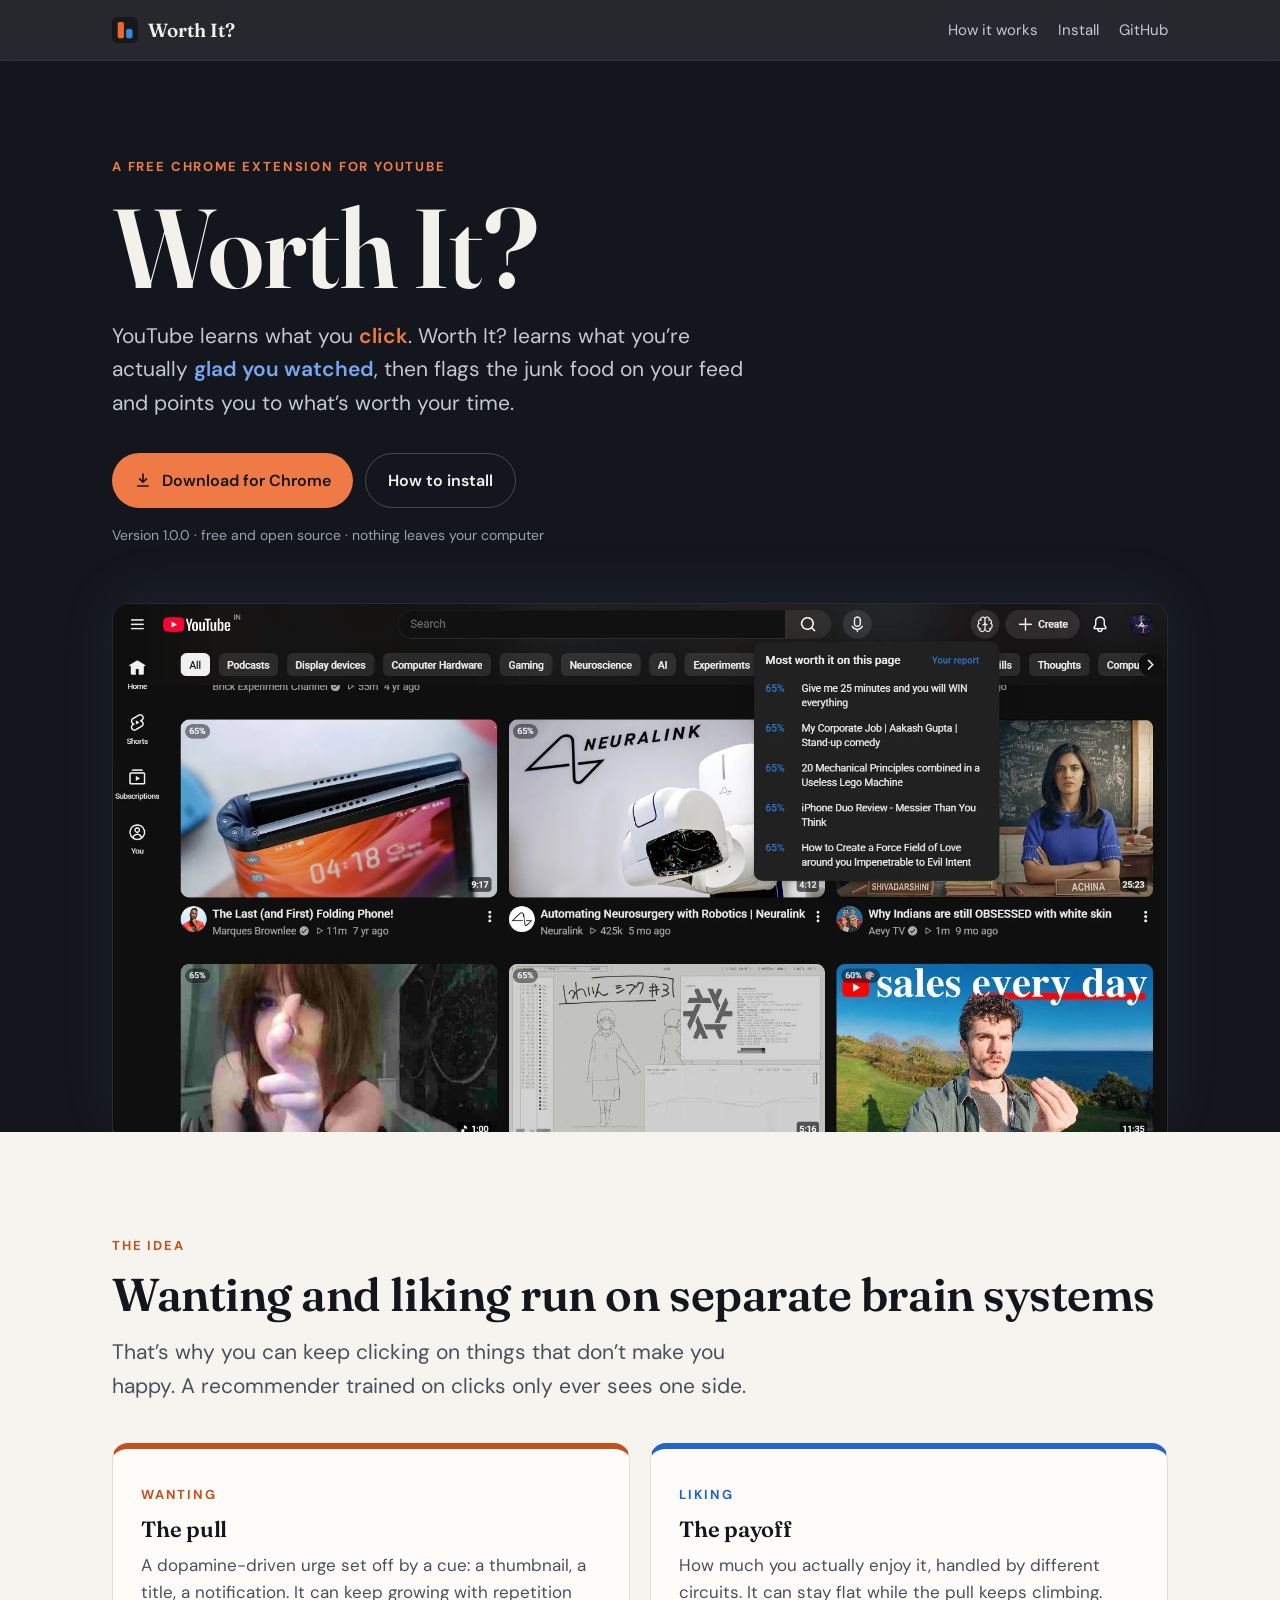
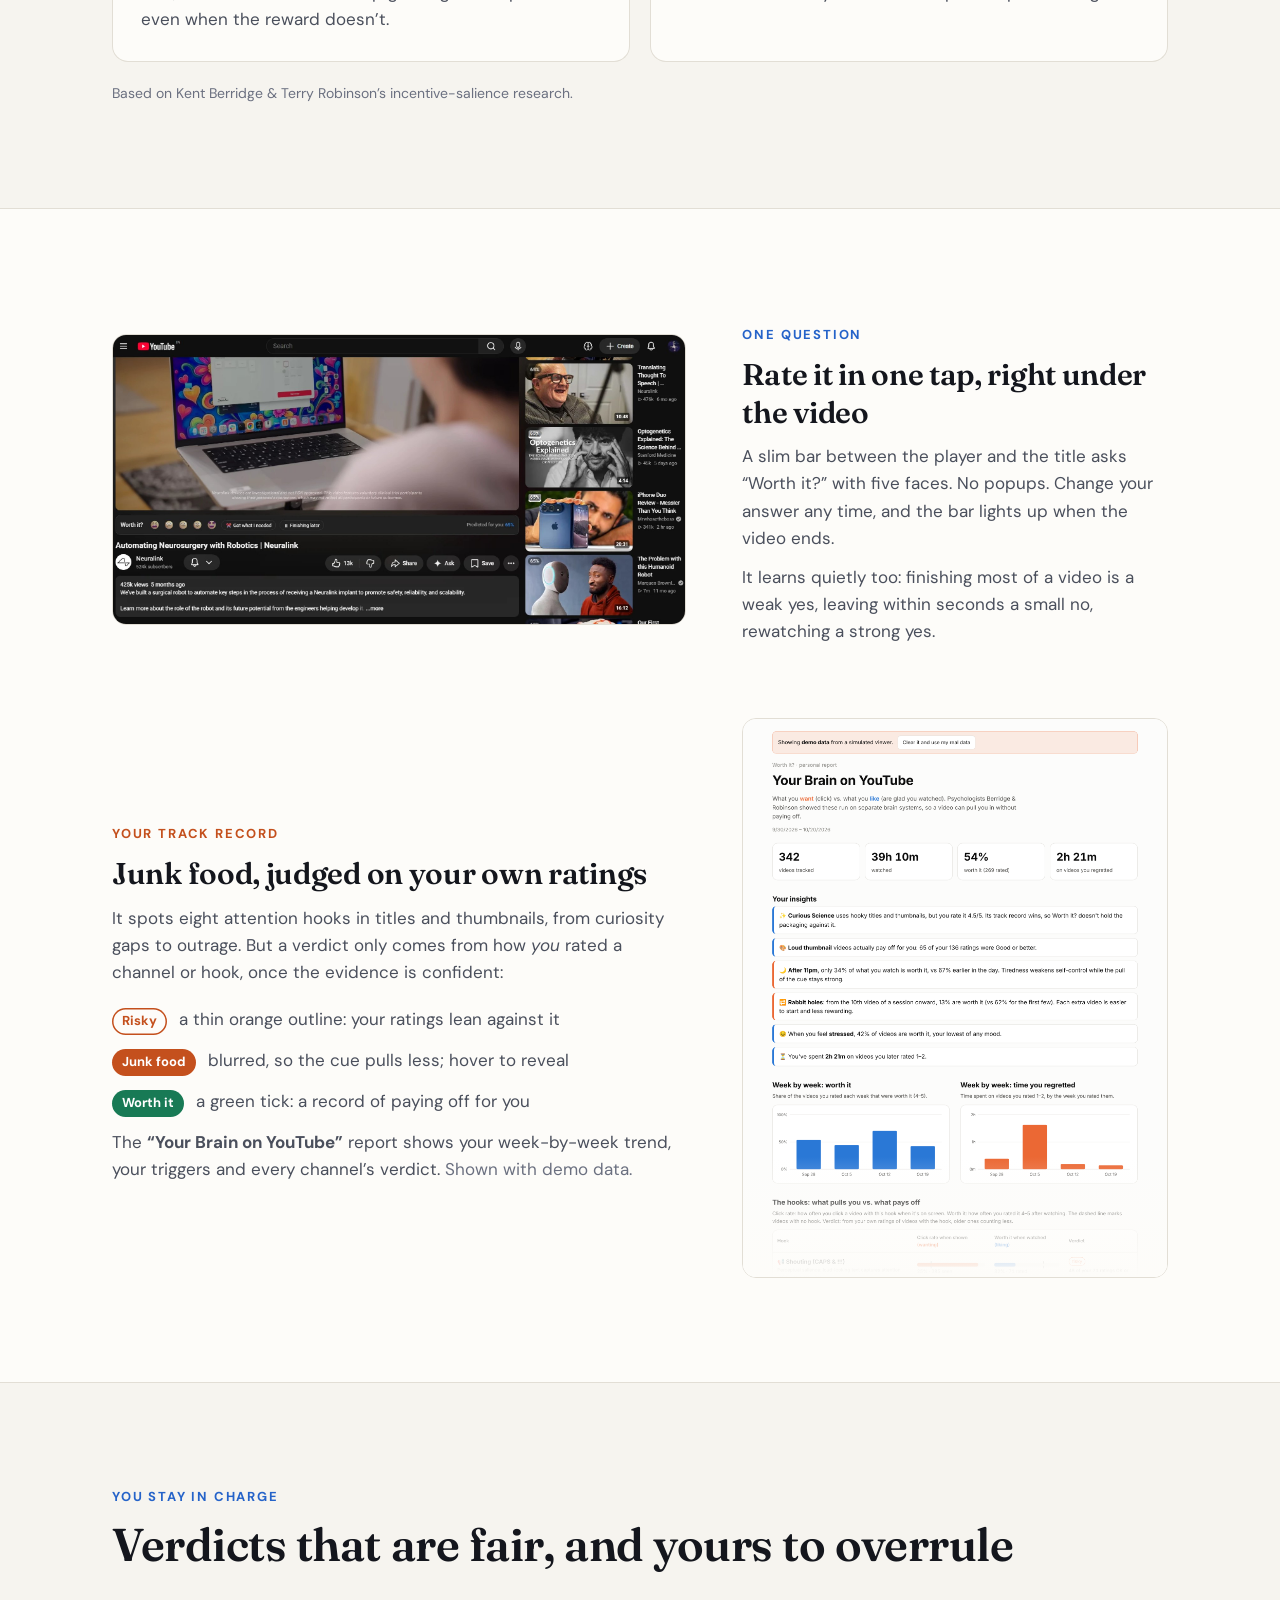
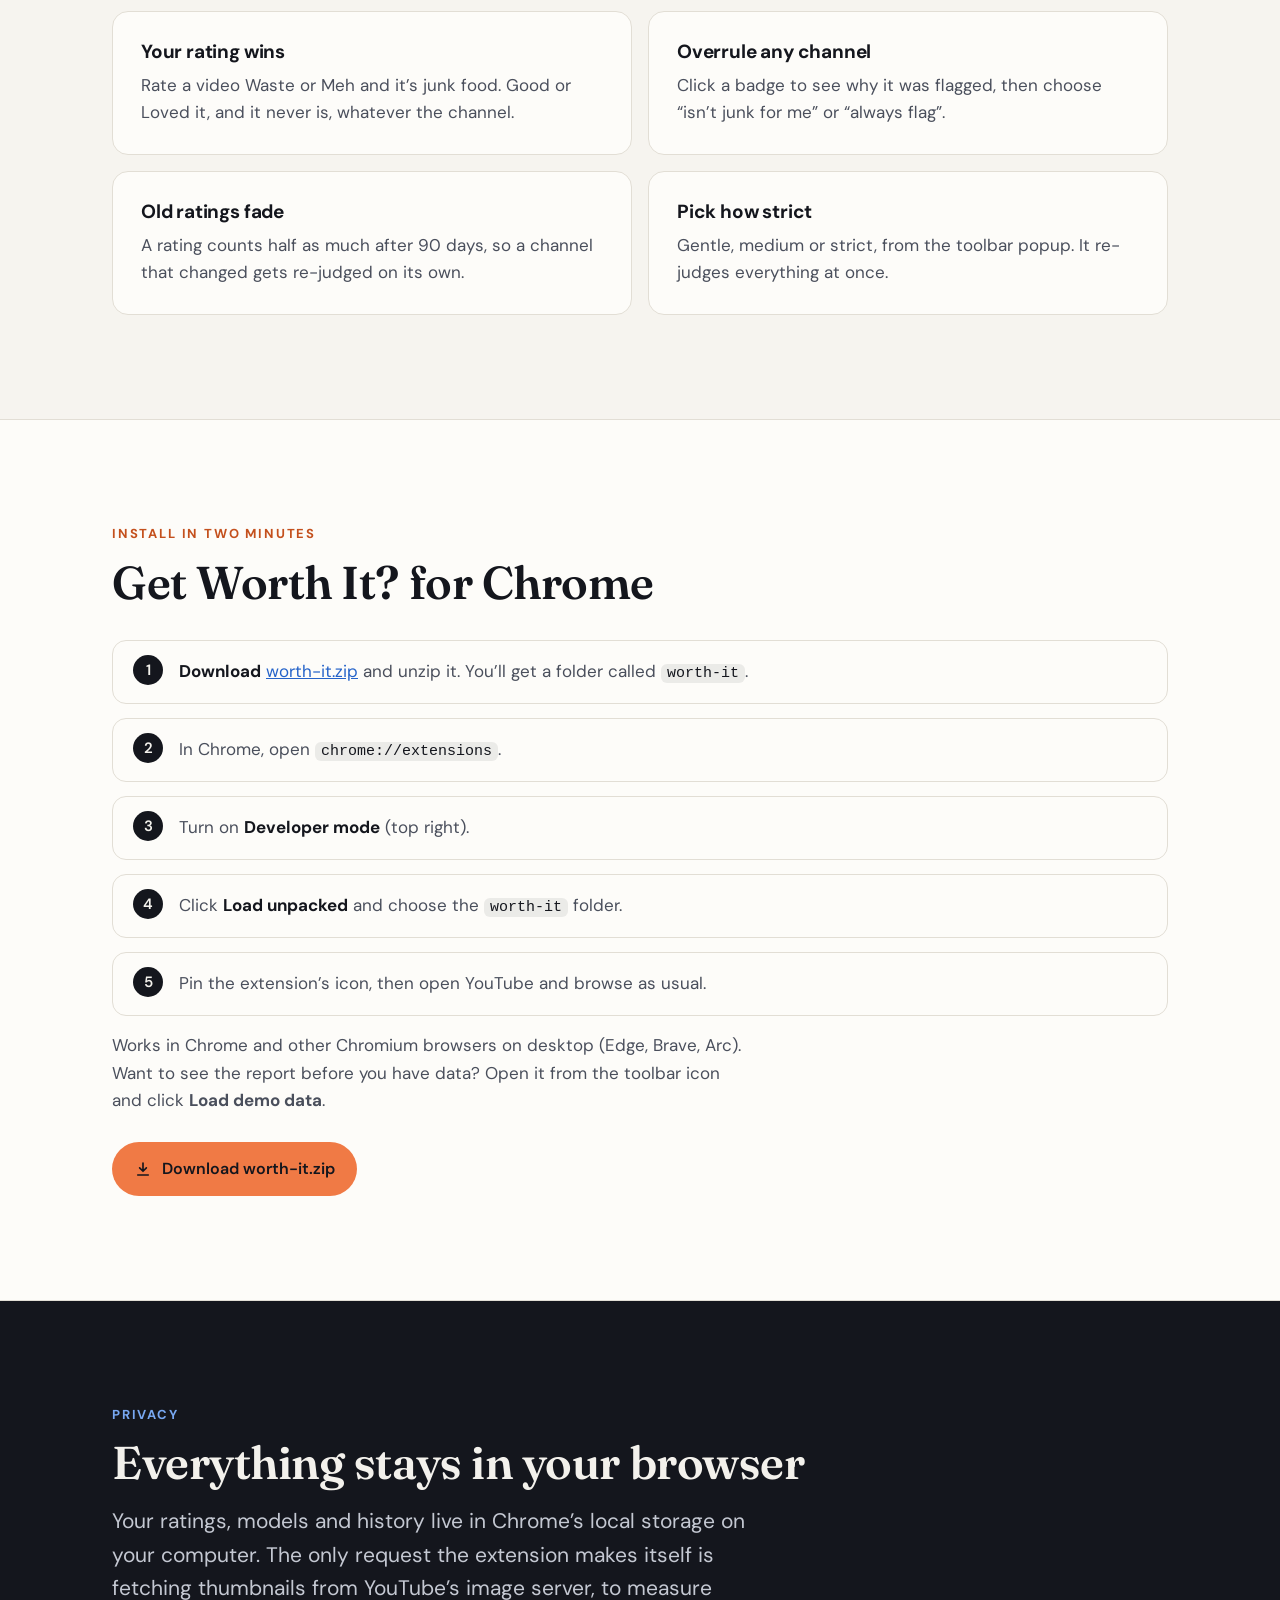
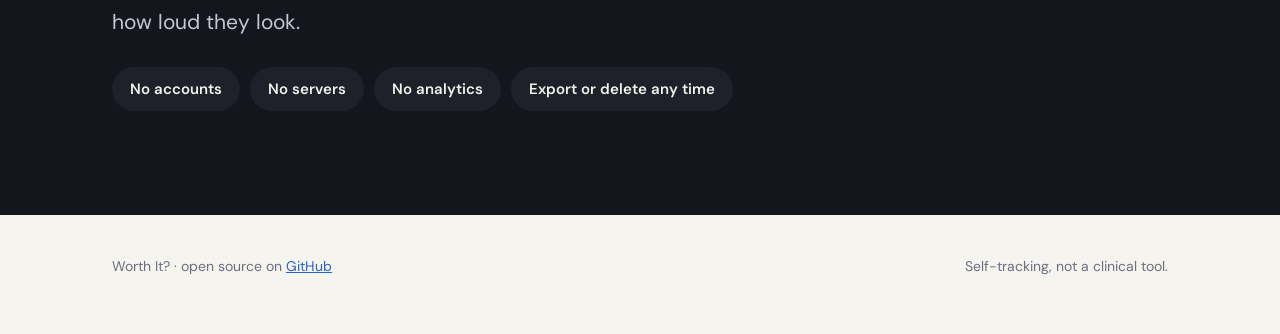
<file: docs/index.html>
<!doctype html>
<html lang="en">
<head>
  <meta charset="utf-8">
  <meta name="viewport" content="width=device-width, initial-scale=1">
  <title>Worth It? — wanting vs liking on YouTube</title>
  <meta name="description" content="A free Chrome extension that learns the difference between what you click on YouTube and what you’re actually glad you watched.">
  <meta property="og:title" content="Worth It? — wanting vs liking on YouTube">
  <meta property="og:description" content="A free Chrome extension that learns the difference between what you click on YouTube and what you’re actually glad you watched.">
  <meta property="og:image" content="feed.jpg">
  <link rel="icon" href="icon128.png">
  <link rel="preconnect" href="https://fonts.googleapis.com">
  <link rel="preconnect" href="https://fonts.gstatic.com" crossorigin>
  <link rel="stylesheet" href="https://fonts.googleapis.com/css2?family=Fraunces:wght@500..700&family=DM+Sans:wght@400..700&display=swap">
  <style>
    :root {
      --ink: #14161D; --ink-2: #1E212A; --paper: #F6F4EF; --card: #FDFCF9; --line: #E2DED5;
      --text: #14161D; --body: #4A4F5C; --muted: #6B7080;
      --want: #C4501D; --like: #2563C9; --good: #187A55;
      --want-bright: #F07A45; --like-bright: #78A8F2;
      --bg: var(--paper); --surface: var(--card);
    }
    @media (prefers-color-scheme: dark) {
      :root {
        --bg: #101217; --surface: #191C24; --line: #2A2E39;
        --text: #F3F1EC; --body: #C4C8D2; --muted: #9AA0AE;
        --want: #F07A45; --like: #78A8F2; --good: #4CC491;
      }
    }
    * { box-sizing: border-box; }
    html { scroll-behavior: smooth; }
    body { margin: 0; background: var(--bg); color: var(--text); font: 17px/1.6 "DM Sans", Arial, sans-serif; -webkit-font-smoothing: antialiased; }
    img { max-width: 100%; height: auto; display: block; }
    a { color: var(--like); }
    .wrap { max-width: 1120px; margin: 0 auto; padding: 0 16px; }
    @media (min-width: 720px) { .wrap { padding: 0 32px; } }
    h1, h2, h3 { font-family: Fraunces, Georgia, serif; font-weight: 600; letter-spacing: -0.01em; margin: 0; }
    h2 { font-size: clamp(30px, 4.4vw, 46px); line-height: 1.12; }
    h3 { font-size: 22px; line-height: 1.25; }
    p { margin: 0; }
    .eyebrow { font-size: 13px; font-weight: 700; letter-spacing: 0.14em; text-transform: uppercase; }
    section { padding: 72px 0; }
    @media (min-width: 720px) { section { padding: 104px 0; } }
    .lede { font-size: clamp(18px, 2vw, 21px); color: var(--body); max-width: 640px; margin-top: 16px; }

    /* Top bar */
    .top { position: sticky; top: 0; z-index: 10; background: rgba(20, 22, 29, 0.92); backdrop-filter: blur(8px); border-bottom: 1px solid rgba(255, 255, 255, 0.06); }
    .top .wrap { display: flex; align-items: center; justify-content: space-between; height: 60px; }
    .brand { display: flex; align-items: center; gap: 10px; color: #F3F1EC; text-decoration: none; font: 600 19px Fraunces, Georgia, serif; }
    .brand img { width: 26px; height: 26px; }
    .top nav { display: flex; gap: 20px; align-items: center; }
    .top nav a { color: #C4C8D2; text-decoration: none; font-size: 15px; }
    .top nav a:hover { color: #F3F1EC; }
    .top nav .hide-sm { display: none; }
    @media (min-width: 720px) { .top nav .hide-sm { display: inline; } }

    /* Hero */
    .hero { background: var(--ink); color: #F3F1EC; padding: 64px 0 0; overflow: hidden; }
    @media (min-width: 720px) { .hero { padding-top: 96px; } }
    .hero .eyebrow { color: var(--want-bright); }
    .hero h1 { font-size: clamp(56px, 10vw, 112px); line-height: 1; margin-top: 14px; }
    .hero .lede { color: #C4C8D2; }
    .hero .lede b { font-weight: 600; }
    .w { color: var(--want-bright); } .l { color: var(--like-bright); }
    .ctas { display: flex; flex-wrap: wrap; gap: 12px; margin-top: 32px; }
    .btn { display: inline-flex; align-items: center; gap: 10px; padding: 14px 22px; border-radius: 999px; font-weight: 600; font-size: 16px; text-decoration: none; transition: transform 0.12s ease, background 0.12s ease; }
    .btn:hover { transform: translateY(-1px); }
    .btn-main { background: var(--want-bright); color: #14161D; }
    .btn-main:hover { background: #F58B5B; }
    .btn-ghost { color: #F3F1EC; border: 1px solid rgba(255, 255, 255, 0.22); }
    .btn-ghost:hover { background: rgba(255, 255, 255, 0.06); }
    .btn svg { width: 18px; height: 18px; }
    .fine { margin-top: 16px; font-size: 14px; color: #9AA0AE; }
    .shot { margin-top: 56px; border-radius: 16px 16px 0 0; border: 1px solid rgba(255, 255, 255, 0.08); border-bottom: 0; box-shadow: 0 -10px 60px rgba(120, 168, 242, 0.08); }

    /* The idea */
    .duo { display: grid; gap: 20px; margin-top: 40px; }
    @media (min-width: 720px) { .duo { grid-template-columns: 1fr 1fr; } }
    .card { background: var(--surface); border: 1px solid var(--line); border-radius: 16px; padding: 28px; }
    .card.want { border-top: 6px solid var(--want); }
    .card.like { border-top: 6px solid var(--like); }
    .card .eyebrow { margin-bottom: 10px; }
    .card.want .eyebrow { color: var(--want); } .card.like .eyebrow { color: var(--like); }
    .card p { color: var(--body); margin-top: 8px; }
    .source { margin-top: 20px; font-size: 14px; color: var(--muted); }

    /* Features */
    .alt { background: var(--surface); border-top: 1px solid var(--line); border-bottom: 1px solid var(--line); }
    .feature { display: grid; gap: 32px; align-items: center; }
    .feature + .feature { margin-top: 72px; }
    @media (min-width: 900px) { .feature { grid-template-columns: 1.35fr 1fr; gap: 56px; } .feature.flip > :first-child { order: 2; } }
    .feature img { border-radius: 14px; border: 1px solid var(--line); background: #0F0F0F; }
    .feature h3 { font-size: clamp(24px, 3vw, 30px); }
    .feature p { color: var(--body); margin-top: 12px; }
    .levels { list-style: none; padding: 0; margin: 20px 0 0; display: grid; gap: 12px; }
    .levels li { display: flex; gap: 12px; align-items: baseline; color: var(--body); }
    .tag { flex: none; font-size: 13px; font-weight: 700; padding: 3px 10px; border-radius: 999px; }
    .tag.risky { color: var(--want); box-shadow: inset 0 0 0 1.5px var(--want); }
    .tag.junk { color: #fff; background: #C4501D; }
    .tag.good { color: #fff; background: #187A55; }
    .report-crop { max-height: 560px; overflow: hidden; border-radius: 14px; border: 1px solid var(--line); position: relative; }
    .report-crop img { border: 0; border-radius: 0; }
    .report-crop::after { content: ""; position: absolute; left: 0; right: 0; bottom: 0; height: 120px; background: linear-gradient(transparent, var(--surface)); }

    /* Rules grid */
    .grid4 { display: grid; gap: 16px; margin-top: 40px; }
    @media (min-width: 720px) { .grid4 { grid-template-columns: 1fr 1fr; } }
    .grid4 .card h3 { font-family: "DM Sans", Arial, sans-serif; font-weight: 700; font-size: 19px; }

    /* Install */
    .steps { counter-reset: s; list-style: none; padding: 0; margin: 32px 0 0; display: grid; gap: 14px; }
    .steps li { counter-increment: s; display: flex; gap: 16px; align-items: baseline; background: var(--surface); border: 1px solid var(--line); border-radius: 14px; padding: 16px 20px; color: var(--body); }
    .steps li::before { content: counter(s); flex: none; width: 30px; height: 30px; border-radius: 50%; display: inline-grid; place-items: center; background: var(--ink); color: #F3F1EC; font: 600 15px "DM Sans", sans-serif; transform: translateY(-2px); }
    .steps b { color: var(--text); }
    code { font: 15px ui-monospace, SFMono-Regular, Menlo, Consolas, monospace; background: rgba(127, 127, 127, 0.14); padding: 1px 6px; border-radius: 6px; color: var(--text); }
    .install-cta { margin-top: 28px; }
    .install-cta .btn-main { color: #14161D; }

    /* Privacy */
    .privacy { background: var(--ink); color: #F3F1EC; }
    .privacy .lede { color: #C4C8D2; }
    .pills { display: flex; flex-wrap: wrap; gap: 10px; margin-top: 28px; }
    .pills span { padding: 10px 18px; border-radius: 999px; background: var(--ink-2); font-weight: 600; font-size: 15px; }

    footer { padding: 40px 0 56px; color: var(--muted); font-size: 14px; }
    footer .wrap { display: flex; flex-wrap: wrap; gap: 12px 24px; justify-content: space-between; }
  </style>
</head>
<body>
  <header class="top">
    <div class="wrap">
      <a class="brand" href="#"><img src="icon128.png" alt="">Worth It?</a>
      <nav>
        <a class="hide-sm" href="#how">How it works</a>
        <a class="hide-sm" href="#install">Install</a>
        <a href="https://github.com/PrathamAgarwal1/Worth-it">GitHub</a>
      </nav>
    </div>
  </header>

  <main>
    <section class="hero">
      <div class="wrap">
        <p class="eyebrow">A free Chrome extension for YouTube</p>
        <h1>Worth It?</h1>
        <p class="lede">YouTube learns what you <b class="w">click</b>. Worth It? learns what you’re actually <b class="l">glad you watched</b>, then flags the junk food on your feed and points you to what’s worth your time.</p>
        <div class="ctas">
          <a class="btn btn-main" href="worth-it.zip">
            <svg viewBox="0 0 24 24" fill="none" stroke="currentColor" stroke-width="2.2" stroke-linecap="round" stroke-linejoin="round" aria-hidden="true"><path d="M12 4v11m0 0-4.5-4.5M12 15l4.5-4.5M5 20h14"/></svg>
            Download for Chrome
          </a>
          <a class="btn btn-ghost" href="#install">How to install</a>
        </div>
        <p class="fine">Version 1.0.0 · free and open source · nothing leaves your computer</p>
        <img class="shot" src="feed.jpg" alt="The YouTube home feed with Worth It? installed: a worth-it percentage on every thumbnail, and the brain menu in YouTube’s top bar listing the most worth-it videos on the page" width="1824" height="914">
      </div>
    </section>

    <section id="idea">
      <div class="wrap">
        <p class="eyebrow" style="color: var(--want)">The idea</p>
        <h2 style="margin-top: 12px">Wanting and liking run on separate brain systems</h2>
        <p class="lede">That’s why you can keep clicking on things that don’t make you happy. A recommender trained on clicks only ever sees one side.</p>
        <div class="duo">
          <div class="card want">
            <p class="eyebrow">Wanting</p>
            <h3>The pull</h3>
            <p>A dopamine-driven urge set off by a cue: a thumbnail, a title, a notification. It can keep growing with repetition even when the reward doesn’t.</p>
          </div>
          <div class="card like">
            <p class="eyebrow">Liking</p>
            <h3>The payoff</h3>
            <p>How much you actually enjoy it, handled by different circuits. It can stay flat while the pull keeps climbing.</p>
          </div>
        </div>
        <p class="source">Based on Kent Berridge &amp; Terry Robinson’s incentive-salience research.</p>
      </div>
    </section>

    <section id="how" class="alt">
      <div class="wrap">
        <div class="feature">
          <img src="watch.jpg" alt="A YouTube watch page with the slim Worth it? bar between the player and the title: five rating faces, Got what I needed, Finishing later, and the predicted worth-it percentage" width="1806" height="909" loading="lazy">
          <div>
            <p class="eyebrow" style="color: var(--like)">One question</p>
            <h3 style="margin-top: 10px">Rate it in one tap, right under the video</h3>
            <p>A slim bar between the player and the title asks “Worth it?” with five faces. No popups. Change your answer any time, and the bar lights up when the video ends.</p>
            <p>It learns quietly too: finishing most of a video is a weak yes, leaving within seconds a small no, rewatching a strong yes.</p>
          </div>
        </div>

        <div class="feature flip">
          <div class="report-crop"><img src="report.png" alt="The Your Brain on YouTube report: week-by-week worth-it percentage, time spent on regretted videos, and how each hook pulls you versus pays off" width="1650" height="3075" loading="lazy"></div>
          <div>
            <p class="eyebrow" style="color: var(--want)">Your track record</p>
            <h3 style="margin-top: 10px">Junk food, judged on your own ratings</h3>
            <p>It spots eight attention hooks in titles and thumbnails, from curiosity gaps to outrage. But a verdict only comes from how <i>you</i> rated a channel or hook, once the evidence is confident:</p>
            <ul class="levels">
              <li><span class="tag risky">Risky</span> a thin orange outline: your ratings lean against it</li>
              <li><span class="tag junk">Junk food</span> blurred, so the cue pulls less; hover to reveal</li>
              <li><span class="tag good">Worth it</span> a green tick: a record of paying off for you</li>
            </ul>
            <p>The <b>“Your Brain on YouTube”</b> report shows your week-by-week trend, your triggers and every channel’s verdict. <span style="color: var(--muted)">Shown with demo data.</span></p>
          </div>
        </div>
      </div>
    </section>

    <section id="fair">
      <div class="wrap">
        <p class="eyebrow" style="color: var(--like)">You stay in charge</p>
        <h2 style="margin-top: 12px">Verdicts that are fair, and yours to overrule</h2>
        <div class="grid4">
          <div class="card"><h3>Your rating wins</h3><p>Rate a video Waste or Meh and it’s junk food. Good or Loved it, and it never is, whatever the channel.</p></div>
          <div class="card"><h3>Overrule any channel</h3><p>Click a badge to see why it was flagged, then choose “isn’t junk for me” or “always flag”.</p></div>
          <div class="card"><h3>Old ratings fade</h3><p>A rating counts half as much after 90 days, so a channel that changed gets re-judged on its own.</p></div>
          <div class="card"><h3>Pick how strict</h3><p>Gentle, medium or strict, from the toolbar popup. It re-judges everything at once.</p></div>
        </div>
      </div>
    </section>

    <section id="install" class="alt">
      <div class="wrap">
        <p class="eyebrow" style="color: var(--want)">Install in two minutes</p>
        <h2 style="margin-top: 12px">Get Worth It? for Chrome</h2>
        <ol class="steps">
          <li><span><b>Download</b> <a href="worth-it.zip">worth-it.zip</a> and unzip it. You’ll get a folder called <code>worth-it</code>.</span></li>
          <li><span>In Chrome, open <code>chrome://extensions</code>.</span></li>
          <li><span>Turn on <b>Developer mode</b> (top right).</span></li>
          <li><span>Click <b>Load unpacked</b> and choose the <code>worth-it</code> folder.</span></li>
          <li><span>Pin the extension’s icon, then open YouTube and browse as usual.</span></li>
        </ol>
        <p class="lede" style="font-size: 17px">Works in Chrome and other Chromium browsers on desktop (Edge, Brave, Arc). Want to see the report before you have data? Open it from the toolbar icon and click <b>Load demo data</b>.</p>
        <div class="install-cta">
          <a class="btn btn-main" href="worth-it.zip">
            <svg viewBox="0 0 24 24" fill="none" stroke="currentColor" stroke-width="2.2" stroke-linecap="round" stroke-linejoin="round" aria-hidden="true"><path d="M12 4v11m0 0-4.5-4.5M12 15l4.5-4.5M5 20h14"/></svg>
            Download worth-it.zip
          </a>
        </div>
      </div>
    </section>

    <section class="privacy">
      <div class="wrap">
        <p class="eyebrow" style="color: var(--like-bright)">Privacy</p>
        <h2 style="margin-top: 12px">Everything stays in your browser</h2>
        <p class="lede">Your ratings, models and history live in Chrome’s local storage on your computer. The only request the extension makes itself is fetching thumbnails from YouTube’s image server, to measure how loud they look.</p>
        <div class="pills"><span>No accounts</span><span>No servers</span><span>No analytics</span><span>Export or delete any time</span></div>
      </div>
    </section>
  </main>

  <footer>
    <div class="wrap">
      <span>Worth It? · open source on <a href="https://github.com/PrathamAgarwal1/Worth-it">GitHub</a></span>
      <span>Self-tracking, not a clinical tool.</span>
    </div>
  </footer>
</body>
</html>
</file>
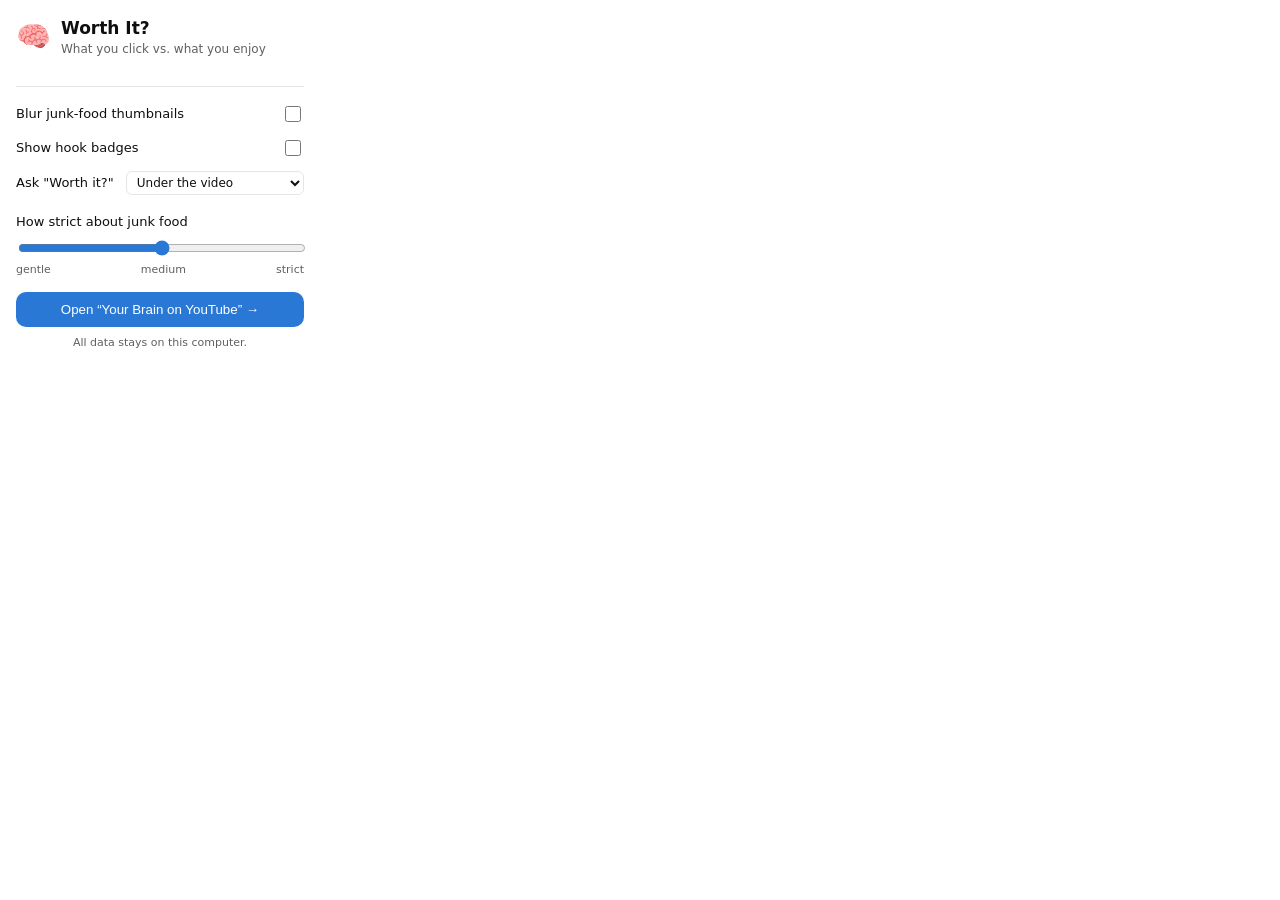
<file: popup/popup.html>
<!doctype html>
<html lang="en">
<head>
  <meta charset="utf-8">
  <title>Worth It?</title>
  <link rel="stylesheet" href="popup.css">
</head>
<body>
  <header>
    <div class="logo">🧠</div>
    <div>
      <h1>Worth It?</h1>
      <p>What you click vs. what you enjoy</p>
    </div>
  </header>

  <section class="today" id="today"></section>

  <section class="controls">
    <label class="row"><span>Blur junk-food thumbnails</span><input type="checkbox" id="blur"></label>
    <label class="row"><span>Show hook badges</span><input type="checkbox" id="badges"></label>
    <label class="row"><span class="nowrap">Ask "Worth it?"</span>
      <select id="askMode">
        <option value="bar">Under the video</option>
        <option value="often">Under the video + popup every time</option>
        <option value="sometimes">Under the video + popup sometimes</option>
        <option value="never">Never</option>
      </select>
    </label>
    <div class="slider">
      <div class="row"><span>How strict about junk food</span><b id="strictVal"></b></div>
      <input type="range" id="strictness" min="0" max="2" step="1" aria-describedby="strictWhat">
      <div class="ends"><span>gentle</span><span>medium</span><span>strict</span></div>
      <p class="what" id="strictWhat"></p>
    </div>
  </section>

  <button id="report" class="primary">Open “Your Brain on YouTube” →</button>
  <p class="privacy">All data stays on this computer.</p>

  <script src="popup.js"></script>
</body>
</html>
</file>
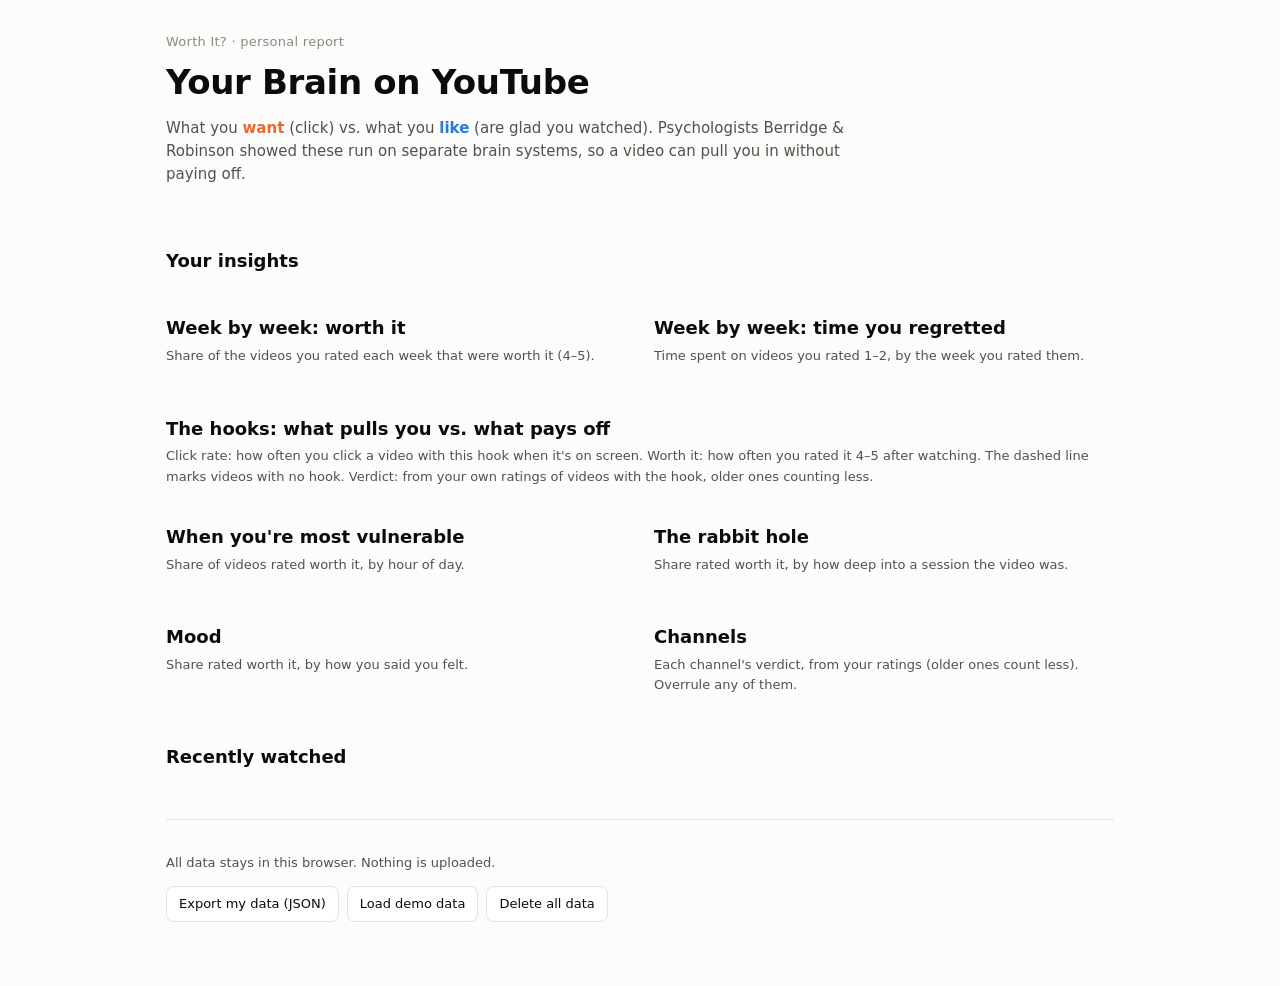
<file: report/report.html>
<!doctype html>
<html lang="en">
<head>
  <meta charset="utf-8">
  <meta name="viewport" content="width=device-width, initial-scale=1">
  <title>Your Brain on YouTube</title>
  <link rel="stylesheet" href="report.css">
</head>
<body>
  <main>
    <div id="demoBanner" class="banner" hidden>Showing <b>demo data</b> from a simulated viewer. <button data-action="reset">Clear it and use my real data</button></div>

    <header>
      <p class="eyebrow">Worth It? · personal report</p>
      <h1>Your Brain on YouTube</h1>
      <p class="lede">What you <span class="want">want</span> (click) vs. what you <span class="like">like</span> (are glad you watched).
        Psychologists Berridge &amp; Robinson showed these run on separate brain systems, so a video can pull you in without paying off.</p>
      <p class="range" id="range"></p>
    </header>

    <section class="tiles" id="tiles"></section>

    <section>
      <h2>Your insights</h2>
      <ul class="insights" id="insights"></ul>
    </section>

    <section class="grid2">
      <div>
        <h2>Week by week: worth it</h2>
        <p class="sub">Share of the videos you rated each week that were worth it (4–5).</p>
        <div id="trendWorth"></div>
      </div>
      <div>
        <h2>Week by week: time you regretted</h2>
        <p class="sub">Time spent on videos you rated 1–2, by the week you rated them.</p>
        <div id="trendRegret"></div>
      </div>
    </section>

    <section>
      <h2>The hooks: what pulls you vs. what pays off</h2>
      <p class="sub">Click rate: how often you click a video with this hook when it's on screen. Worth it: how often you rated it 4–5 after watching. The dashed line marks videos with no hook. Verdict: from your own ratings of videos with the hook, older ones counting less.</p>
      <div id="hooks"></div>
    </section>

    <section class="grid2">
      <div>
        <h2>When you're most vulnerable</h2>
        <p class="sub">Share of videos rated worth it, by hour of day.</p>
        <div id="byHour"></div>
      </div>
      <div>
        <h2>The rabbit hole</h2>
        <p class="sub">Share rated worth it, by how deep into a session the video was.</p>
        <div id="byDepth"></div>
      </div>
    </section>

    <section class="grid2">
      <div>
        <h2>Mood</h2>
        <p class="sub">Share rated worth it, by how you said you felt.</p>
        <div id="byMood"></div>
      </div>
      <div>
        <h2>Channels</h2>
        <p class="sub">Each channel's verdict, from your ratings (older ones count less). Overrule any of them.</p>
        <div id="channels"></div>
      </div>
    </section>

    <section>
      <h2>Recently watched</h2>
      <div id="recent"></div>
    </section>

    <footer>
      <p>All data stays in this browser. Nothing is uploaded.</p>
      <div class="actions">
        <button data-action="export">Export my data (JSON)</button>
        <button data-action="demo">Load demo data</button>
        <button data-action="reset" class="danger">Delete all data</button>
      </div>
    </footer>
  </main>
  <script src="../src/hooks.js"></script>
  <script src="../src/model.js"></script>
  <script src="report.js"></script>
</body>
</html>
</file>
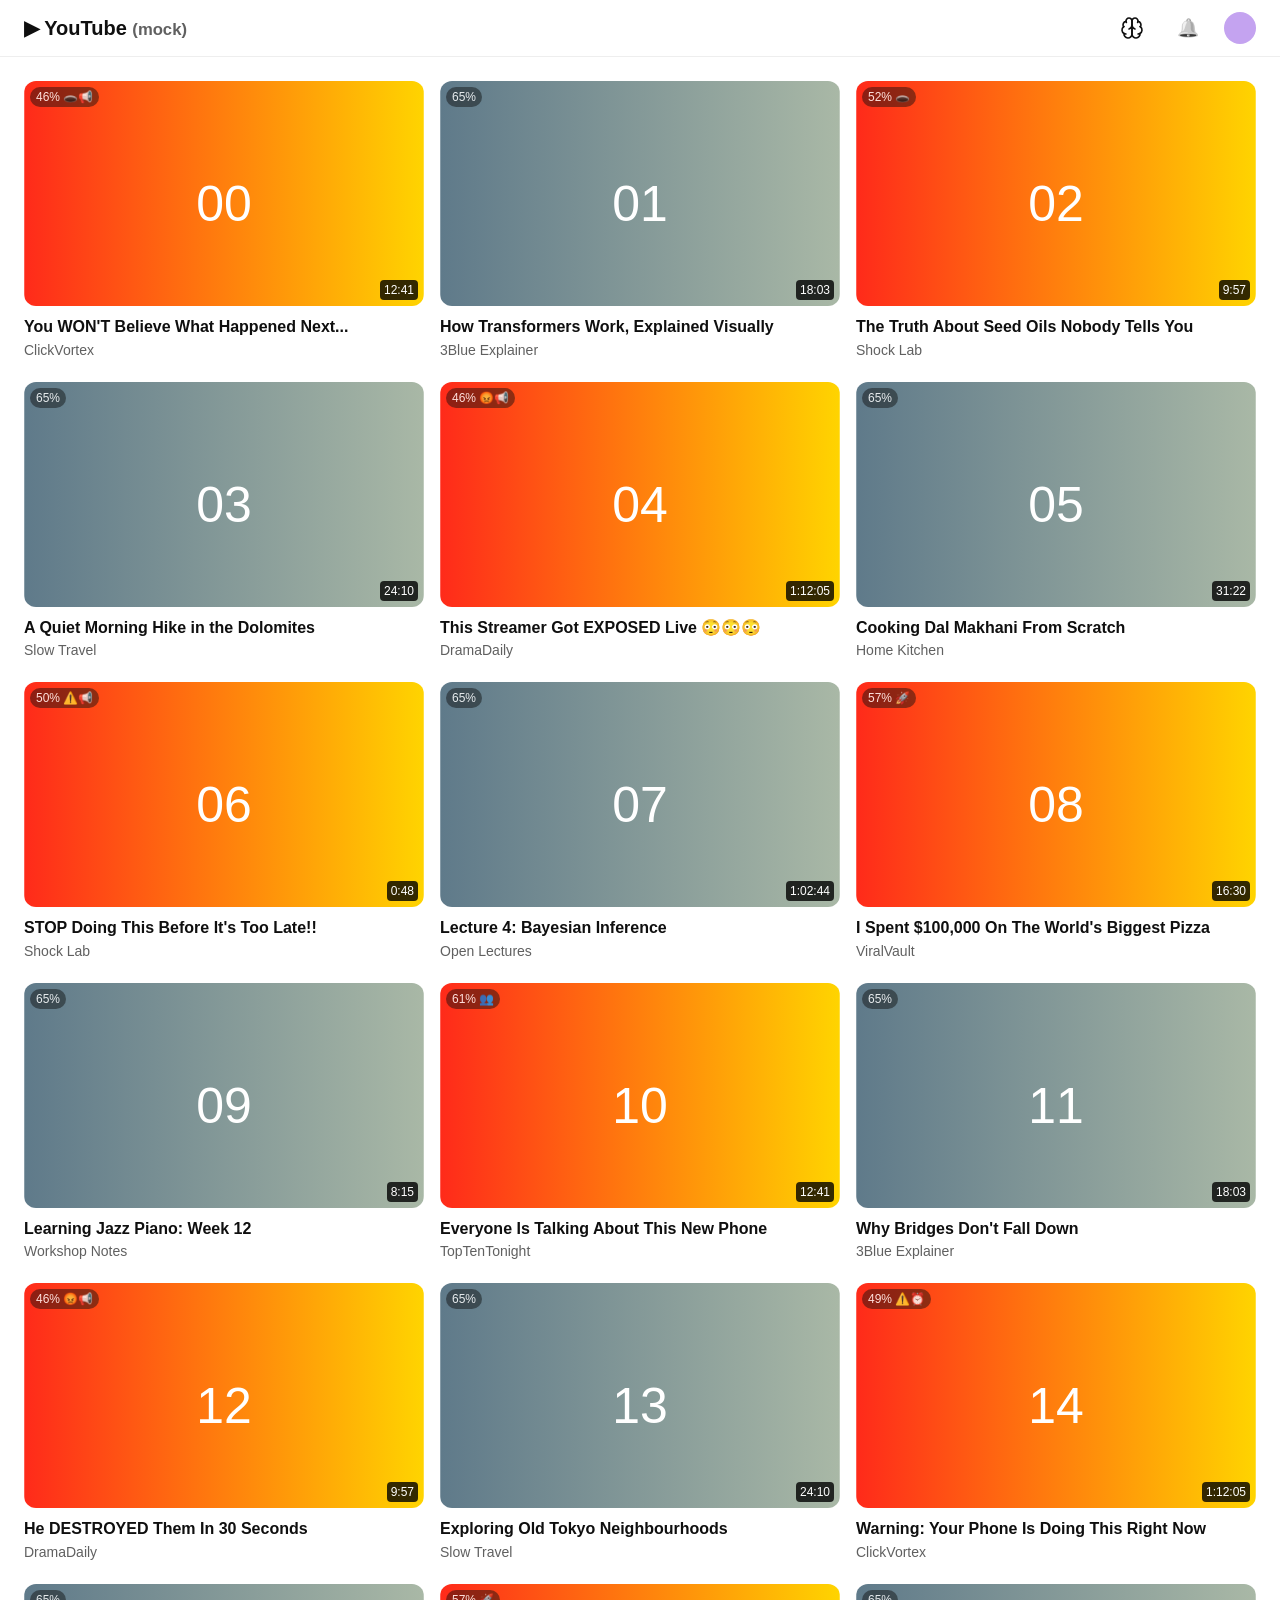
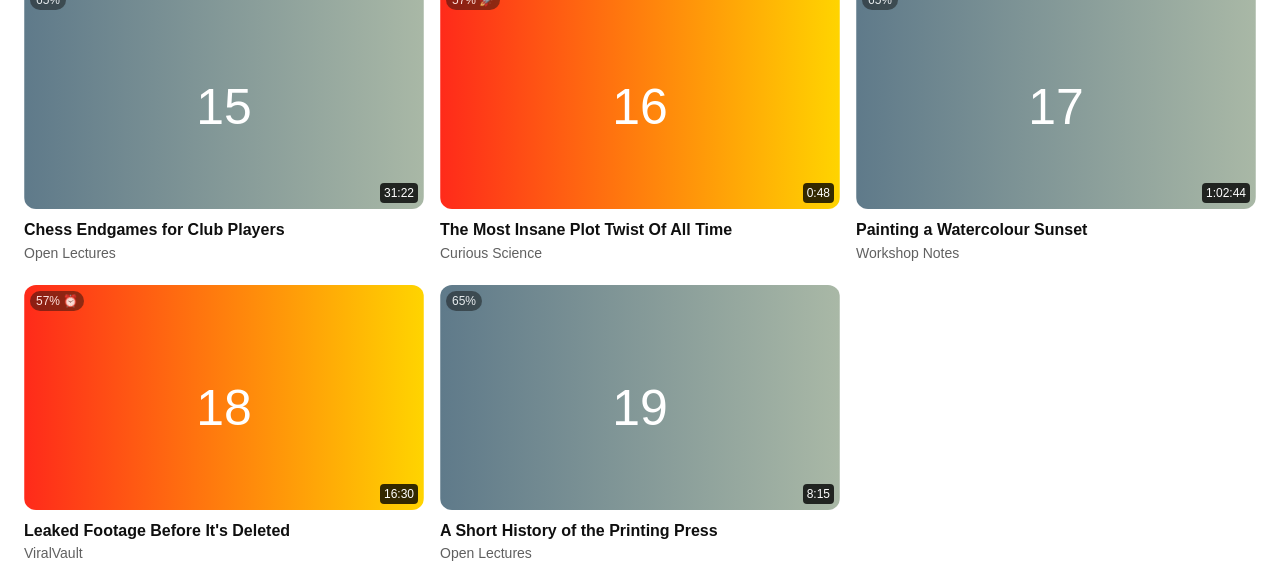
<file: test/mock-youtube.html>
<!doctype html>
<html lang="en">
<head>
  <meta charset="utf-8">
  <title>YouTube (mock)</title>
  <!-- Test page: mimics YouTube's DOM (element names, ids, SPA navigation events) so the real
       content script can be exercised end to end. See test/serve.py. -->
  <link rel="stylesheet" href="/src/content.css">
  <style>
    body { margin: 0; font-family: Roboto, Arial, sans-serif; background: #fff; color: #0f0f0f; }
    ytd-masthead { display: block; position: sticky; top: 0; z-index: 2020; background: #fff; }
    .top { display: flex; align-items: center; gap: 16px; height: 56px; padding: 0 24px; border-bottom: 1px solid #eee; }
    #end { margin-left: auto; }
    #buttons { display: flex; align-items: center; gap: 8px; }
    .mock-icon { width: 40px; height: 40px; border: 0; border-radius: 50%; background: none; font-size: 18px; filter: grayscale(1); }
    .mock-avatar { width: 32px; height: 32px; margin-left: 8px; border-radius: 50%; background: #c4a3f0; }
    html[dark] ytd-masthead { background: #0f0f0f; }
    .top a { color: inherit; text-decoration: none; font-weight: 700; font-size: 20px; }
    .top small { color: #606060; }
    #contents { display: grid; grid-template-columns: repeat(auto-fill, minmax(300px, 1fr)); gap: 24px 16px; padding: 24px; }
    ytd-rich-item-renderer, ytd-compact-video-renderer { display: block; }
    ytd-thumbnail { display: block; border-radius: 12px; overflow: hidden; aspect-ratio: 16 / 9; }
    ytd-thumbnail { position: relative; }
    ytd-thumbnail img { width: 100%; height: 100%; display: block; object-fit: cover; }
    ytd-thumbnail-overlay-time-status-renderer { position: absolute; right: 6px; bottom: 6px; padding: 1px 4px; border-radius: 4px;
      background: rgba(0, 0, 0, 0.8); color: #fff; font: 500 12px/18px Roboto, Arial, sans-serif; }
    #details h3 { font-size: 16px; margin: 10px 0 4px; line-height: 1.35; }
    #details a { color: inherit; text-decoration: none; }
    .ch, .ch a { color: #606060; font-size: 14px; text-decoration: none; }
    .watch { display: grid; grid-template-columns: minmax(0, 1fr) 380px; gap: 24px; padding: 24px; }
    #movie_player { aspect-ratio: 16 / 9; background: #000; border-radius: 12px; display: grid; place-items: center; color: #fff; }
    #movie_player video { width: 0; height: 0; }
    ytd-watch-metadata h1 { font-size: 20px; margin: 12px 0 4px; }
    #related ytd-compact-video-renderer { display: grid; grid-template-columns: 168px 1fr; gap: 8px; margin-bottom: 12px; }
    #related #details h3 { font-size: 14px; margin: 0 0 4px; }
    ytd-watch-flexy.mini { position: fixed; right: 16px; bottom: 16px; width: 320px; z-index: 10; }
    ytd-watch-flexy.mini .watch { display: block; padding: 0; }
    ytd-watch-flexy.mini #related, ytd-watch-flexy.mini #below { display: none; }
  </style>
</head>
<body>
  <!-- Like real YouTube: a hidden hover-preview player that reuses the main player's classes and
       sits *before* the watch page in the DOM. A naive "first video.html5-main-video" grabs this one. -->
  <div id="inline-preview-player" class="html5-video-player" hidden><video class="video-stream html5-main-video"></video></div>
  <ytd-masthead id="masthead"><div id="container" class="top"><a href="/">▶ YouTube <small>(mock)</small></a><span id="clock"></span>
    <div id="end"><div id="buttons"><button class="mock-icon" title="Notifications">🔔</button><span class="mock-avatar"></span></div></div></div></ytd-masthead>
  <div id="app"></div>

  <script src="/test/chrome-stub.js"></script>
  <!-- background side (in a real install this lives in the service worker) -->
  <script src="/src/hooks.js"></script>
  <script src="/src/model.js"></script>
  <script src="/src/demo.js"></script>
  <script src="/src/store.js"></script>
  <script>
    const VIDEOS = [
      ["You WON'T Believe What Happened Next...", "ClickVortex", 1], ["How Transformers Work, Explained Visually", "3Blue Explainer", 0],
      ["The Truth About Seed Oils Nobody Tells You", "Shock Lab", 1], ["A Quiet Morning Hike in the Dolomites", "Slow Travel", 0],
      ["This Streamer Got EXPOSED Live 😳😳😳", "DramaDaily", 1], ["Cooking Dal Makhani From Scratch", "Home Kitchen", 0],
      ["STOP Doing This Before It's Too Late!!", "Shock Lab", 1], ["Lecture 4: Bayesian Inference", "Open Lectures", 0],
      ["I Spent $100,000 On The World's Biggest Pizza", "ViralVault", 1], ["Learning Jazz Piano: Week 12", "Workshop Notes", 0],
      ["Everyone Is Talking About This New Phone", "TopTenTonight", 1], ["Why Bridges Don't Fall Down", "3Blue Explainer", 0],
      ["He DESTROYED Them In 30 Seconds", "DramaDaily", 1], ["Exploring Old Tokyo Neighbourhoods", "Slow Travel", 0],
      ["Warning: Your Phone Is Doing This Right Now", "ClickVortex", 1], ["Chess Endgames for Club Players", "Open Lectures", 0],
      ["The Most Insane Plot Twist Of All Time", "Curious Science", 1], ["Painting a Watercolour Sunset", "Workshop Notes", 0],
      ["Leaked Footage Before It's Deleted", "ViralVault", 1], ["A Short History of the Printing Press", "Open Lectures", 0],
    ].map(([title, channel, loud], i) => ({ id: `mockvid${String(i).padStart(4, "0")}`, title, channel, loud,
           length: ["12:41", "18:03", "9:57", "24:10", "1:12:05", "31:22", "0:48", "1:02:44", "16:30", "8:15"][i % 10] }));

    const thumb = (v) => {
      const [a, b] = v.loud ? ["#ff2a1a", "#ffd400"] : ["#5f7a8a", "#a9b8a6"];
      return "data:image/svg+xml," + encodeURIComponent(`<svg xmlns='http://www.w3.org/2000/svg' viewBox='0 0 16 9'>
        <defs><linearGradient id='g'><stop offset='0' stop-color='${a}'/><stop offset='1' stop-color='${b}'/></linearGradient></defs>
        <rect width='16' height='9' fill='url(#g)'/><text x='8' y='5.6' font-size='2' text-anchor='middle' fill='white' font-family='Arial'>${v.id.slice(-2)}</text></svg>`);
    };
    const card = (v, tag) => `<${tag}><div id="dismissible">
        <ytd-thumbnail><a id="thumbnail" href="/watch?v=${v.id}"><img src="${thumb(v)}" alt=""></a>
          <ytd-thumbnail-overlay-time-status-renderer><span id="text">${v.length}</span></ytd-thumbnail-overlay-time-status-renderer></ytd-thumbnail>
        <div id="details"><h3><a id="video-title-link" href="/watch?v=${v.id}" title="${v.title.replace(/"/g, "&quot;")}">
          <yt-formatted-string id="video-title">${v.title}</yt-formatted-string></a></h3>
          <div class="ch"><ytd-channel-name><a href="/@${v.channel.replace(/\s/g, "")}">${v.channel}</a></ytd-channel-name></div></div>
      </div></${tag}>`;

    // Like real YouTube, pages you leave stay in the DOM, hidden (the home feed behind a watch page),
    // and after an in-app navigation the watch page shows the previous video's title for a moment.
    // Tests can set window.mockMiniplayer (leaving a video keeps it playing in a corner; closeMiniplayer()
    // closes it) and window.mockNoEndedEvent (the video reaches its end without firing "ended").
    let fakePlayer = null;
    function render() {
      const app = document.getElementById("app");
      const mini = window.mockMiniplayer && location.pathname !== "/watch" && app.querySelector("ytd-watch-flexy:not([hidden])");
      if (!mini) clearInterval(fakePlayer);
      if (!app.children.length) {
        app.innerHTML = `<ytd-browse><div id="contents">${VIDEOS.map((v) => card(v, "ytd-rich-item-renderer")).join("")}</div></ytd-browse>
          <ytd-watch-flexy hidden><div class="watch"><div>
            <div id="movie_player"><video class="html5-main-video"></video><div id="pt"></div></div>
            <div id="below"><ytd-watch-metadata><h1><yt-formatted-string></yt-formatted-string></h1>
              <ytd-channel-name><a href="/"></a></ytd-channel-name></ytd-watch-metadata></div></div>
            <div id="related"></div></div></ytd-watch-flexy>`;
        // Fake playback at 2× speed: the clock advances 0.2 s every 100 ms.
        const video = app.querySelector("video");
        Object.defineProperty(video, "currentTime", { get: () => video._t || 0 });
        Object.defineProperty(video, "paused", { get: () => !!video._ended });
        Object.defineProperty(video, "ended", { get: () => !!video._ended });
        Object.defineProperty(video, "duration", { get: () => 300 });
      }
      const browse = app.querySelector("ytd-browse"), flexy = app.querySelector("ytd-watch-flexy");
      const onWatch = location.pathname === "/watch";
      browse.hidden = onWatch;
      flexy.hidden = !onWatch && !mini;
      flexy.classList.toggle("mini", !!mini);
      if (!onWatch) return;
      const v = VIDEOS.find((x) => x.id === new URLSearchParams(location.search).get("v")) || VIDEOS[0];
      flexy.setAttribute("video-id", v.id);
      app.querySelector("#related").innerHTML = VIDEOS.filter((x) => x !== v).slice(0, 8).map((x) => card(x, "ytd-compact-video-renderer")).join("");
      const setMeta = () => {
        app.querySelector("ytd-watch-metadata yt-formatted-string").textContent = v.title;
        app.querySelector("ytd-watch-metadata a").textContent = v.channel;
      };
      if (app.querySelector("ytd-watch-metadata yt-formatted-string").textContent) setTimeout(setMeta, 1500);   // stale title first
      else setMeta();
      const video = app.querySelector("video");
      video._t = 0;
      video._ended = false;
      fakePlayer = setInterval(() => {
        if (video._ended) return;   // test: set video._ended, dispatch "ended"; clear it again to replay
        video._t += 0.2;
        if (video._t >= 300) {
          video._t = 300;
          video._ended = true;
          if (!window.mockNoEndedEvent) video.dispatchEvent(new Event("ended"));
        }
        document.getElementById("pt").textContent = `▶ watched ${Math.round(video._t)}s (2× speed)`;
        video.dispatchEvent(new Event("timeupdate"));
      }, 100);
    }
    function closeMiniplayer() {
      clearInterval(fakePlayer);
      document.querySelector("ytd-watch-flexy").hidden = true;
    }
    // ?navEvents=0 hides YouTube's navigation events from the extension (fired on an inner element
    // without bubbling), to test that page changes are still noticed from the URL alone.
    const navEvents = new URLSearchParams(location.search).get("navEvents") !== "0" && sessionStorage.getItem("noNav") !== "1";
    if (!navEvents) sessionStorage.setItem("noNav", "1");
    const fireNav = (type) => (navEvents ? window : document.getElementById("app")).dispatchEvent(new Event(type, { bubbles: false }));
    function navigate(url) {
      fireNav("yt-navigate-start");
      history.pushState({}, "", url);
      render();
      setTimeout(() => fireNav("yt-navigate-finish"), 30);
    }
    document.addEventListener("click", (e) => {
      const a = e.target.closest("a[href^='/']");
      if (!a) return;
      e.preventDefault();
      navigate(a.getAttribute("href"));
    });
    window.addEventListener("popstate", () => {
      fireNav("yt-navigate-start");
      render();
      fireNav("yt-navigate-finish");
    });
    render();

    // ?shot=1 — screenshot mode for the README: three weeks of demo ratings, a just-finished video
    // awaiting a rating, panel open. Sets up storage, then reloads so the content script starts from it.
    // The content script is injected from here (not a static tag) so screenshot mode can set up first.
    const loadContentScript = () => document.body.appendChild(Object.assign(document.createElement("script"), { src: "/src/content.js" }));
    if (new URLSearchParams(location.search).has("shot")) {
      localStorage.removeItem("wi-mock-storage");
      const v = VIDEOS[6];
      chrome.runtime.sendMessage({ type: "loadDemo" }, () =>
        chrome.runtime.sendMessage({ type: "watchEnd", watch: { id: v.id, title: v.title, channel: v.channel,
          hooks: WorthIt.detectHooks(v.title, 0.8), ts: Date.now(), depth: 4, watchedSec: 140, durationSec: 600, ended: true } }, () => {
          loadContentScript();
          setTimeout(() => document.querySelector(".wi-brain")?.click(), 1500);
        }));
    } else {
      loadContentScript();
    }
  </script>
</body>
</html>
</file>
<file: popup/popup.css>
:root {
  color-scheme: light dark;
  --bg: #ffffff; --text: #0f0f0f; --muted: #606060; --line: #e5e5e5; --soft: #f4f4f4;
  --want: #eb6834; --like: #2a78d6;
}
@media (prefers-color-scheme: dark) {
  :root { --bg: #1f1f1f; --text: #f1f1f1; --muted: #aaaaaa; --line: #333333; --soft: #2a2a2a; --like: #3987e5; --want: #d95926; }
}
* { box-sizing: border-box; }
body { width: 320px; margin: 0; padding: 16px; background: var(--bg); color: var(--text); font: 13px/1.45 system-ui, -apple-system, "Segoe UI", Roboto, sans-serif; }
header { display: flex; gap: 10px; align-items: center; margin-bottom: 14px; }
.logo { font-size: 28px; }
h1 { margin: 0; font-size: 17px; }
header p { margin: 0; color: var(--muted); font-size: 12px; }
.today { display: grid; grid-template-columns: repeat(3, 1fr); gap: 8px; margin-bottom: 14px; }
.tile { background: var(--soft); border-radius: 10px; padding: 8px 10px; }
.tile b { display: block; font-size: 18px; }
.tile span { color: var(--muted); font-size: 11px; }
.today .note { grid-column: 1 / -1; color: var(--muted); font-size: 12px; }
.controls { border-top: 1px solid var(--line); padding-top: 10px; margin-bottom: 14px; }
.row { display: flex; justify-content: space-between; align-items: center; padding: 6px 0; gap: 12px; }
.slider { margin-top: 6px; }
.slider input { width: 100%; accent-color: var(--like); }
.ends { display: flex; justify-content: space-between; color: var(--muted); font-size: 11px; }
input[type=checkbox] { accent-color: var(--like); width: 16px; height: 16px; }
.primary { width: 100%; border: 0; border-radius: 10px; padding: 10px; background: var(--like); color: #fff; font: 600 13px inherit; cursor: pointer; }
.primary:hover { filter: brightness(1.08); }
.privacy { text-align: center; color: var(--muted); font-size: 11px; margin: 8px 0 0; }
.nowrap { white-space: nowrap; }
select { min-width: 0; flex: 1; max-width: 190px; font: inherit; font-size: 12px; padding: 3px 6px; border-radius: 6px; border: 1px solid var(--line); background: var(--bg); color: var(--text); }
.slider .what { margin: 6px 0 0; color: var(--muted); font-size: 11px; line-height: 1.4; }
</file>
<file: report/report.css>
:root {
  color-scheme: light;
  --bg: #fcfcfb; --surface: #ffffff; --text: #0b0b0b; --text2: #52514e; --muted: #8a8984; --line: #e4e3df; --soft: #f3f2ef;
  --want: #eb6834; --like: #2a78d6; --good: #1baf7a; --bad: #e34948;
}
@media (prefers-color-scheme: dark) {
  :root:not([data-theme="light"]) {
    color-scheme: dark;
    --bg: #141413; --surface: #1a1a19; --text: #f0efec; --text2: #c3c2b7; --muted: #8f8e88; --line: #2e2e2c; --soft: #232322;
    --want: #d95926; --like: #3987e5; --good: #199e70; --bad: #e66767;
  }
}
:root[data-theme="dark"] {
  color-scheme: dark;
  --bg: #141413; --surface: #1a1a19; --text: #f0efec; --text2: #c3c2b7; --muted: #8f8e88; --line: #2e2e2c; --soft: #232322;
  --want: #d95926; --like: #3987e5; --good: #199e70; --bad: #e66767;
}
* { box-sizing: border-box; }
body { margin: 0; background: var(--bg); color: var(--text); font: 15px/1.55 system-ui, -apple-system, "Segoe UI", Roboto, sans-serif; }
main { max-width: 980px; margin: 0 auto; padding: 32px 16px 64px; }
.eyebrow { margin: 0; color: var(--muted); font-size: 13px; letter-spacing: .02em; }
h1 { margin: 4px 0 8px; font-size: 34px; letter-spacing: -.01em; }
h2 { margin: 0 0 4px; font-size: 18px; }
.lede { max-width: 680px; color: var(--text2); margin: 0; }
.want { color: var(--want); font-weight: 600; }
.like { color: var(--like); font-weight: 600; }
.range { color: var(--muted); font-size: 13px; }
section { margin-top: 36px; }
.sub { color: var(--text2); font-size: 13px; margin: 0 0 12px; }
.banner { background: rgba(235, 104, 52, .12); border: 1px solid rgba(235, 104, 52, .35); padding: 10px 14px; border-radius: 10px; margin-bottom: 20px; font-size: 14px; }
.banner button { margin-left: 8px; }

.tiles { display: grid; grid-template-columns: repeat(auto-fit, minmax(170px, 1fr)); gap: 12px; margin-top: 24px; }
.tile { background: var(--surface); border: 1px solid var(--line); border-radius: 14px; padding: 14px 16px; }
.tile b { display: block; font-size: 28px; font-variant-numeric: tabular-nums; }
.tile span { color: var(--text2); font-size: 13px; }

.insights { list-style: none; padding: 0; margin: 0; display: grid; gap: 10px; }
.insights li { background: var(--surface); border: 1px solid var(--line); border-left: 4px solid var(--like); border-radius: 10px; padding: 12px 14px; }
.insights li.warn { border-left-color: var(--want); }
.insights li.empty { border-left-color: var(--line); color: var(--text2); }

/* Hooks table: two aligned bar columns, one measure each (no dual axis). */
.table-wrap { overflow-x: auto; border: 1px solid var(--line); border-radius: 14px; background: var(--surface); }
.hooks { width: 100%; border-collapse: collapse; }
.hooks th { text-align: left; font-size: 12px; font-weight: 600; color: var(--text2); padding: 10px 12px; border-bottom: 1px solid var(--line); }
.hooks td { padding: 10px 12px; border-bottom: 1px solid var(--line); vertical-align: middle; }
.hooks tr:last-child td { border-bottom: 0; }
.hook-name { font-weight: 600; white-space: nowrap; }
.hook-theory { color: var(--muted); font-size: 12px; }
.barcell { min-width: 180px; }
.bar { position: relative; height: 10px; background: var(--soft); border-radius: 4px; }
.bar i { position: absolute; left: 0; top: 0; bottom: 0; border-radius: 4px; }
.bar .base { position: absolute; top: -4px; bottom: -4px; border-left: 2px dashed var(--muted); }
.val { font-size: 12px; color: var(--text2); margin-top: 3px; font-variant-numeric: tabular-nums; }
.tag { display: inline-block; font-size: 12px; padding: 2px 8px; border-radius: 999px; white-space: nowrap; }
.tag.junk { background: rgba(235, 104, 52, .15); color: var(--want); }
.tag.ok { background: rgba(27, 175, 122, .14); color: var(--good); }
.tag.na { background: var(--soft); color: var(--muted); }
.tag.risky { background: transparent; color: var(--want); box-shadow: inset 0 0 0 1px var(--want); }

.grid2 { display: grid; grid-template-columns: repeat(auto-fit, minmax(300px, 1fr)); gap: 28px; }
.chart { background: var(--surface); border: 1px solid var(--line); border-radius: 14px; padding: 12px; }
.chart svg { width: 100%; height: auto; display: block; }
.chart text { fill: var(--text2); font-size: 11px; }
.chart .gridline { stroke: var(--line); }
.chart rect.hit { fill: transparent; }
.chart rect.hit:hover + rect.b, .chart rect.b:hover { opacity: .8; }
.empty { color: var(--muted); font-size: 13px; padding: 12px; }

.list { background: var(--surface); border: 1px solid var(--line); border-radius: 14px; }
.list .item { display: flex; gap: 12px; align-items: center; padding: 10px 14px; border-bottom: 1px solid var(--line); }
.list .item:last-child { border-bottom: 0; }
.list .grow { flex: 1; min-width: 0; }
.list .title { white-space: nowrap; overflow: hidden; text-overflow: ellipsis; }
.list .meta { color: var(--muted); font-size: 12px; }
.stars { font-variant-numeric: tabular-nums; white-space: nowrap; font-weight: 600; }
.chan h3 { font-size: 13px; margin: 0 0 6px; color: var(--text2); }
.list select { font: inherit; font-size: 12px; padding: 4px 6px; border-radius: 8px; border: 1px solid var(--line); background: var(--surface); color: var(--text); max-width: 150px; }
.more { margin-top: 10px; }
.more summary { cursor: pointer; color: var(--text2); font-size: 13px; padding: 6px 2px; }
.more .list { margin-top: 6px; }
.chan + .chan { margin-top: 16px; }

footer { margin-top: 48px; padding-top: 20px; border-top: 1px solid var(--line); color: var(--text2); font-size: 13px; }
.actions { display: flex; flex-wrap: wrap; gap: 8px; }
button { font: inherit; font-size: 13px; padding: 7px 12px; border-radius: 8px; border: 1px solid var(--line); background: var(--surface); color: var(--text); cursor: pointer; }
button:hover { border-color: var(--like); }
button.danger:hover { border-color: var(--bad); color: var(--bad); }
@media (max-width: 640px) { h1 { font-size: 26px; } .barcell { min-width: 110px; } .hook-theory { display: none; } }
</file>
<file: src/content.css>
/* Worth It? — styles injected into youtube.com. Everything is prefixed wi- to avoid clashes.
   Design goal: quiet. Small, faded marks that explain themselves on hover; nothing that moves
   or competes with the videos for attention. */
:root {
  --wi-want: #eb6834;
  --wi-page: #ffffff;
  --wi-hover: rgba(0, 0, 0, 0.05);
  --wi-press: rgba(0, 0, 0, 0.1);
  --wi-like: #2a78d6;
  --wi-good: #1baf7a;
  --wi-card: #ffffff;
  --wi-text: #0f0f0f;
  --wi-muted: #606060;
  --wi-line: rgba(0, 0, 0, 0.1);
  --wi-chip: rgba(15, 15, 15, 0.55);
}
html[dark] {
  --wi-page: #0f0f0f;
  --wi-hover: rgba(255, 255, 255, 0.1);
  --wi-press: rgba(255, 255, 255, 0.2);
  --wi-card: #212121;
  --wi-text: #f1f1f1;
  --wi-muted: #aaaaaa;
  --wi-line: rgba(255, 255, 255, 0.12);
}

/* ---- Badges on thumbnails: the worth-it % and hook icons; the words appear when you hover the video ---- */
.wi-host { position: relative !important; }
.wi-badge {
  position: absolute;
  top: 6px;
  left: 6px;
  z-index: 5;
  display: inline-flex;
  align-items: center;
  gap: 4px;
  max-width: calc(100% - 12px);
  padding: 1px 6px;
  border-radius: 999px;
  background: var(--wi-chip);
  color: #fff;
  font: 500 12px/1.5 Roboto, Arial, sans-serif;
  white-space: nowrap;
  overflow: hidden;
  opacity: 0.85;
  pointer-events: auto;
  cursor: help;
  transition: opacity 0.15s ease;
}
.wi-b-text { display: none; overflow: hidden; text-overflow: ellipsis; }
[data-wi-vid]:hover .wi-badge { opacity: 1; }
[data-wi-vid]:hover .wi-b-text { display: inline; }
.wi-badge-junk { background: rgba(235, 104, 52, 0.85); opacity: 0.9; }
.wi-badge-good { background: rgba(27, 175, 122, 0.8); }
.wi-badge-risky { background: rgba(15, 15, 15, 0.6); box-shadow: inset 0 0 0 1.5px var(--wi-want); }

/* ---- Clicking a badge: why, and your own call on the channel ---- */
.wi-why {
  position: fixed;
  z-index: 2300;
  width: 300px;
  max-width: calc(100vw - 16px);
  box-sizing: border-box;
  padding: 12px 14px;
  border-radius: 12px;
  background: var(--wi-card);
  color: var(--wi-text);
  font: 13px/1.45 Roboto, Arial, sans-serif;
  box-shadow: 0 4px 32px rgba(0, 0, 0, 0.1), 0 1px 4px rgba(0, 0, 0, 0.12);
  animation: wi-in 0.12s ease-out;
}
.wi-why-text div:first-child { font-weight: 500; font-size: 14px; }
.wi-why-gap { height: 6px; }
.wi-why-actions { display: flex; flex-direction: column; gap: 6px; margin-top: 10px; padding-top: 10px; border-top: 1px solid var(--wi-line); }
.wi-why-actions button {
  padding: 7px 12px;
  border: 1px solid var(--wi-line);
  border-radius: 999px;
  background: transparent;
  color: var(--wi-text);
  font: 500 12px Roboto, Arial, sans-serif;
  text-align: left;
  cursor: pointer;
}
.wi-why-actions button:hover { border-color: var(--wi-like); background: var(--wi-hover); }
.wi-badge { cursor: pointer; }

/* ---- Risky: a thin orange outline on the thumbnail, no blur ---- */
.wi-risky .wi-host { outline: 2px solid rgba(235, 104, 52, 0.7); outline-offset: -2px; border-radius: 12px; }

/* ---- Junk food: a gentle blur that lowers the thumbnail's pull; hover to reveal ---- */
.wi-blur :is(ytd-thumbnail, yt-thumbnail-view-model, a#thumbnail, .yt-lockup-view-model__content-image, .yt-lockup-view-model-wiz__content-image) img {
  filter: blur(6px) saturate(0.5);
  transition: filter 0.2s ease;
}
.wi-blur:hover :is(ytd-thumbnail, yt-thumbnail-view-model, a#thumbnail, .yt-lockup-view-model__content-image, .yt-lockup-view-model-wiz__content-image) img {
  filter: none;
}

/* ---- Brain button: one of YouTube's own top-bar icon buttons ---- */
.wi-brain {
  position: relative;
  display: inline-flex;
  align-items: center;
  justify-content: center;
  flex: none;
  width: 40px;
  height: 40px;
  margin-right: 8px;
  padding: 0;
  border: 0;
  border-radius: 50%;
  background: transparent;
  color: var(--wi-text);
  cursor: pointer;
  -webkit-tap-highlight-color: transparent;
  transition: background 0.1s ease;
}
.wi-brain:hover, .wi-brain.wi-on { background: var(--wi-hover); }
.wi-brain:active { background: var(--wi-press); }
.wi-brain:focus-visible { outline: 2px solid var(--wi-like); outline-offset: 2px; }
.wi-count {
  position: absolute;
  top: 2px;
  right: 0;
  min-width: 16px;
  height: 16px;
  padding: 0 4px;
  box-sizing: border-box;
  border: 2px solid var(--wi-page);
  border-radius: 999px;
  background: var(--wi-want);
  color: #fff;
  font: 500 10px/12px Roboto, Arial, sans-serif;
  text-align: center;
}
.wi-count[hidden] { display: none; }
/* No top bar found: the same button, floating in the corner */
.wi-brain-float {
  position: fixed;
  left: 16px;
  bottom: 16px;
  z-index: 2300;
  margin: 0;
  background: var(--wi-card);
  box-shadow: 0 1px 4px rgba(0, 0, 0, 0.2);
}

/* ---- Dropdown: looks and moves like YouTube's own menus ---- */
.wi-pop {
  position: fixed;
  z-index: 2300;
  box-sizing: border-box;
  max-height: calc(100vh - 80px);
  overflow-y: auto;
  padding: 8px 0;
  border-radius: 12px;
  background: var(--wi-card);
  color: var(--wi-text);
  font: 14px/1.4 Roboto, Arial, sans-serif;
  box-shadow: 0 4px 32px rgba(0, 0, 0, 0.1), 0 1px 4px rgba(0, 0, 0, 0.12);
  opacity: 0;
  visibility: hidden;
  transform: translateY(-6px) scale(0.98);
  transform-origin: top right;
  transition: opacity 0.12s ease, transform 0.12s ease, visibility 0s linear 0.12s;
}
.wi-pop.wi-pop-up { transform-origin: bottom left; transform: translateY(6px) scale(0.98); }
.wi-pop.wi-open { opacity: 1; visibility: visible; transform: none; transition: opacity 0.15s ease, transform 0.15s ease; }
.wi-pop-head { display: flex; align-items: center; justify-content: space-between; gap: 8px; padding: 4px 16px 8px; font-size: 16px; font-weight: 500; }
.wi-pop-link {
  border: 0;
  border-radius: 999px;
  padding: 6px 12px;
  background: transparent;
  color: var(--wi-like);
  font: 500 13px Roboto, Arial, sans-serif;
  cursor: pointer;
  white-space: nowrap;
}
.wi-pop-link:hover { background: rgba(42, 120, 214, 0.1); }
.wi-pop-state { margin: 0 16px 8px; padding: 6px 10px; border-radius: 8px; background: var(--wi-hover); color: var(--wi-muted); font-size: 12px; }
.wi-pop-list { display: flex; flex-direction: column; }
.wi-pick {
  display: flex;
  align-items: flex-start;
  gap: 12px;
  width: 100%;
  padding: 8px 16px;
  border: 0;
  background: transparent;
  color: inherit;
  font: inherit;
  text-align: left;
  cursor: pointer;
}
.wi-pick:hover, .wi-pick:focus-visible { background: var(--wi-hover); outline: none; }
.wi-pick b { flex: none; min-width: 38px; color: var(--wi-like); font-weight: 500; }
.wi-pick span { display: -webkit-box; -webkit-line-clamp: 2; -webkit-box-orient: vertical; overflow: hidden; }
.wi-empty { padding: 8px 16px; color: var(--wi-muted); font-size: 13px; }
.wi-pop-foot { margin-top: 4px; padding: 8px 16px 4px; border-top: 1px solid var(--wi-line); color: var(--wi-muted); font-size: 12px; }

/* ---- "Worth it?" prompt: compact, one row of faces ---- */
.wi-prompt {
  position: fixed;
  right: 16px;
  bottom: 16px;
  z-index: 9999;
  width: 260px;
  max-width: calc(100vw - 32px);
  padding: 10px 12px;
  border: 1px solid var(--wi-line);
  border-radius: 12px;
  background: var(--wi-card);
  color: var(--wi-text);
  font: 13px/1.4 Roboto, Arial, sans-serif;
  box-shadow: 0 6px 20px rgba(0, 0, 0, 0.16);
  animation: wi-in 0.2s ease-out;
}
@keyframes wi-in { from { opacity: 0; } to { opacity: 1; } }
.wi-head { display: flex; justify-content: space-between; align-items: center; }
.wi-q { font-weight: 600; font-size: 14px; }
.wi-x { border: 0; background: none; color: var(--wi-muted); font-size: 18px; line-height: 1; cursor: pointer; padding: 0 2px; }
.wi-t { color: var(--wi-muted); font-size: 12px; margin: 1px 0 8px; white-space: nowrap; overflow: hidden; text-overflow: ellipsis; }
.wi-rate { display: flex; justify-content: space-between; gap: 4px; }
.wi-rate button {
  flex: 1;
  border: 0;
  border-radius: 8px;
  background: transparent;
  font-size: 20px;
  line-height: 1;
  padding: 5px 0;
  cursor: pointer;
  filter: grayscale(0.35);
  transition: background 0.12s ease, filter 0.12s ease;
}
.wi-rate button:hover { background: var(--wi-line); filter: none; }
.wi-rate button.on { background: rgba(42, 120, 214, 0.14); filter: none; }
.wi-prev { color: var(--wi-muted); font-size: 11px; margin: -4px 0 6px; }
.wi-more { margin-top: 6px; border: 0; background: none; color: var(--wi-muted); font: 11px Roboto, Arial, sans-serif; cursor: pointer; padding: 0; }
.wi-more:hover { color: var(--wi-text); }
.wi-alt { display: grid; grid-template-columns: 1fr 1fr; gap: 6px; margin-top: 8px; }
.wi-alt button, .wi-mood button {
  border: 1px solid var(--wi-line);
  border-radius: 8px;
  background: transparent;
  color: var(--wi-text);
  font: 11px Roboto, Arial, sans-serif;
  padding: 5px 4px;
  cursor: pointer;
}
.wi-alt button:hover, .wi-mood button:hover { border-color: var(--wi-like); }
.wi-mood { display: flex; flex-wrap: wrap; align-items: center; gap: 4px; margin-top: 8px; font-size: 11px; color: var(--wi-muted); }
.wi-mood span { width: 100%; }
.wi-mood button.on { border-color: var(--wi-like); background: rgba(42, 120, 214, 0.12); }
.wi-thanks { color: var(--wi-muted); font-size: 12px; padding: 2px 0; }

/* ---- The bar under the video: always there, never in the way ---- */
.wi-bar {
  margin: 12px 0 4px;
  padding: 6px 12px;
  border: 1px solid var(--wi-line);
  border-radius: 12px;
  background: var(--wi-card);
  color: var(--wi-text);
  font: 14px/1.4 Roboto, Arial, sans-serif;
  transition: border-color 0.3s ease, background 0.3s ease;
}
.wi-bar-nudge { border-color: var(--wi-like); background: rgba(42, 120, 214, 0.06); }
.wi-bar-row { display: flex; flex-wrap: wrap; align-items: center; gap: 6px 10px; min-height: 36px; }
.wi-bar-q { font-weight: 500; white-space: nowrap; }
.wi-bar-faces { display: inline-flex; gap: 2px; }
.wi-bar-faces button {
  width: 34px;
  height: 34px;
  border: 0;
  border-radius: 50%;
  background: transparent;
  font-size: 20px;
  line-height: 1;
  cursor: pointer;
  filter: grayscale(0.6);
  opacity: 0.8;
  transition: background 0.12s ease, filter 0.12s ease, opacity 0.12s ease, transform 0.12s ease;
}
.wi-bar-faces button:hover { background: var(--wi-line); filter: none; opacity: 1; transform: scale(1.1); }
.wi-bar-faces button.on { background: rgba(42, 120, 214, 0.16); box-shadow: inset 0 0 0 2px var(--wi-like); filter: none; opacity: 1; }
.wi-bar-chip {
  border: 1px solid var(--wi-line);
  border-radius: 999px;
  background: transparent;
  color: var(--wi-text);
  font: 12px Roboto, Arial, sans-serif;
  padding: 4px 10px;
  cursor: pointer;
  white-space: nowrap;
}
.wi-bar-chip:hover { border-color: var(--wi-like); }
.wi-bar-chip.on { border-color: var(--wi-like); background: rgba(42, 120, 214, 0.12); }
.wi-bar-status { margin-left: auto; font-size: 12px; }
.wi-bar-note { color: var(--wi-muted); }
.wi-bar-note b { color: var(--wi-like); font-weight: 600; }
.wi-bar-ok { color: var(--wi-good); font-weight: 500; }
.wi-bar-mood { min-height: 30px; font-size: 12px; color: var(--wi-muted); border-top: 1px solid var(--wi-line); margin-top: 4px; padding-top: 4px; }
</file>
